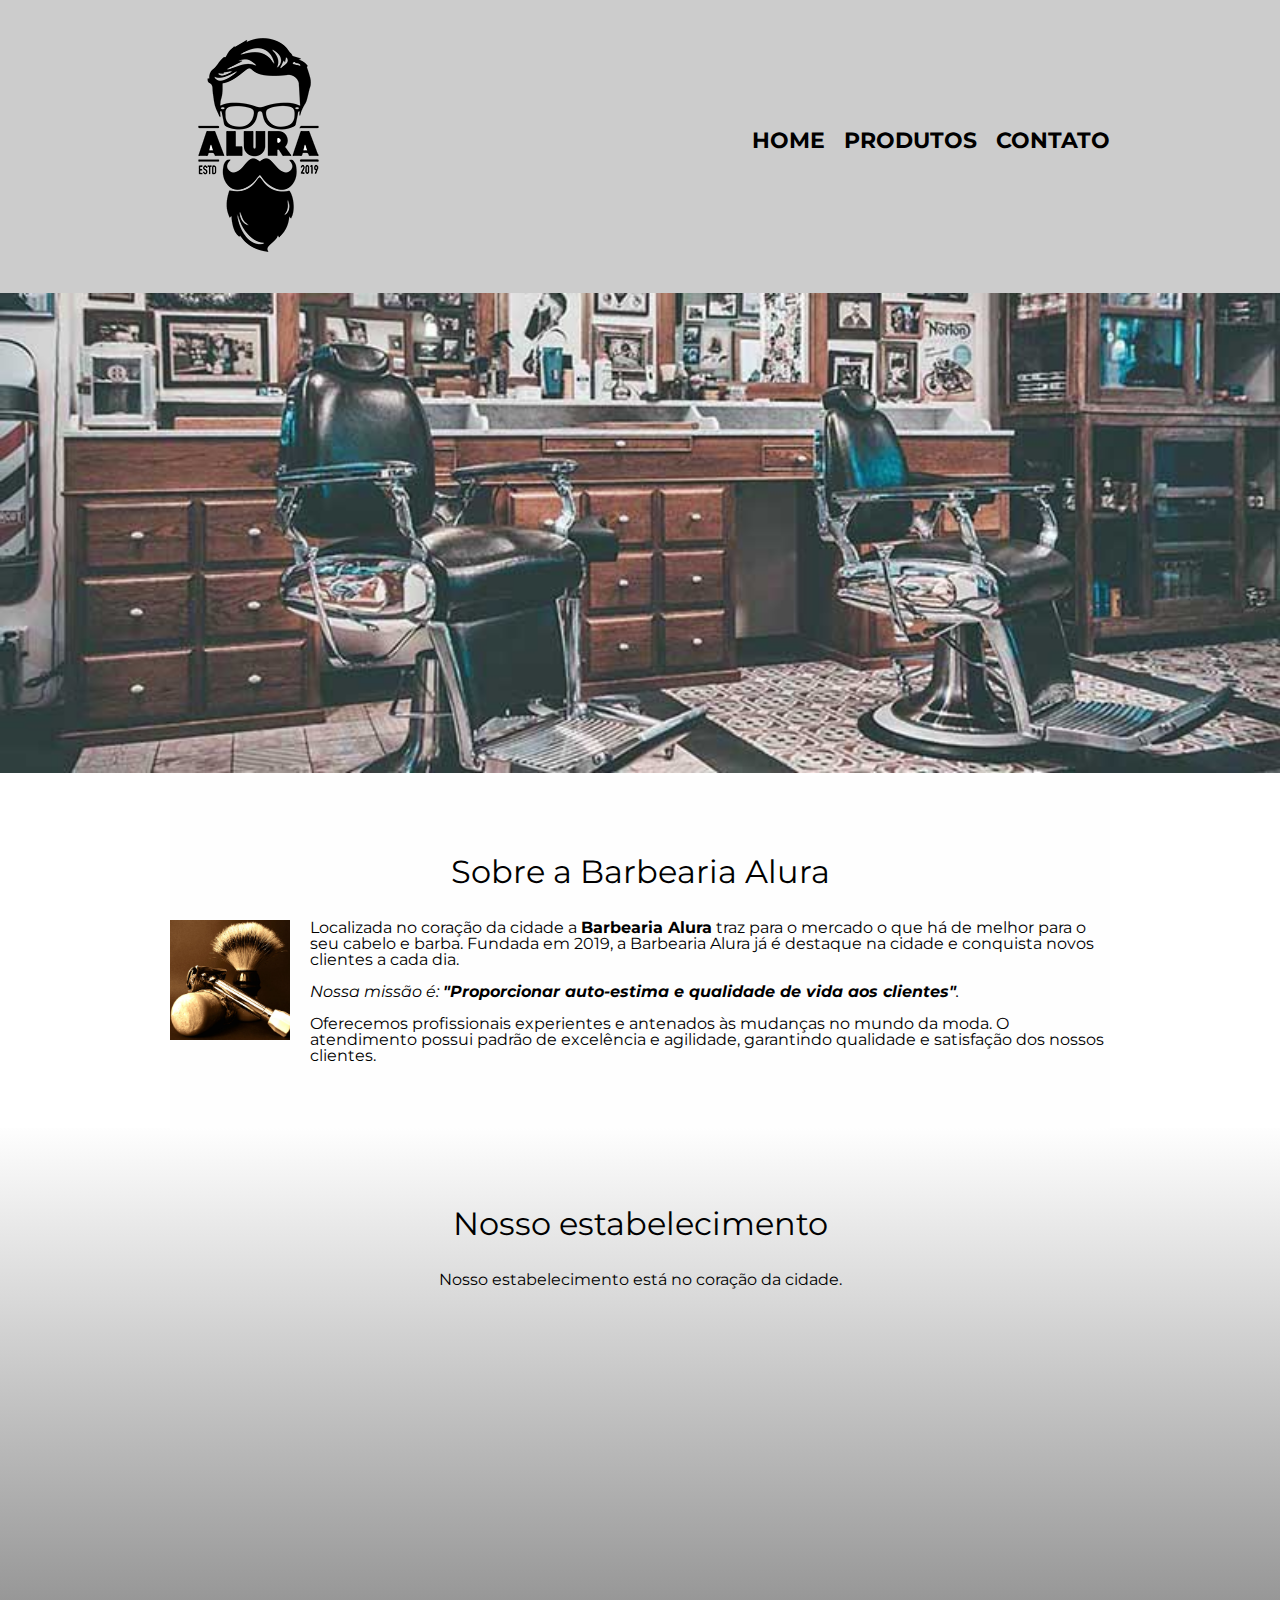
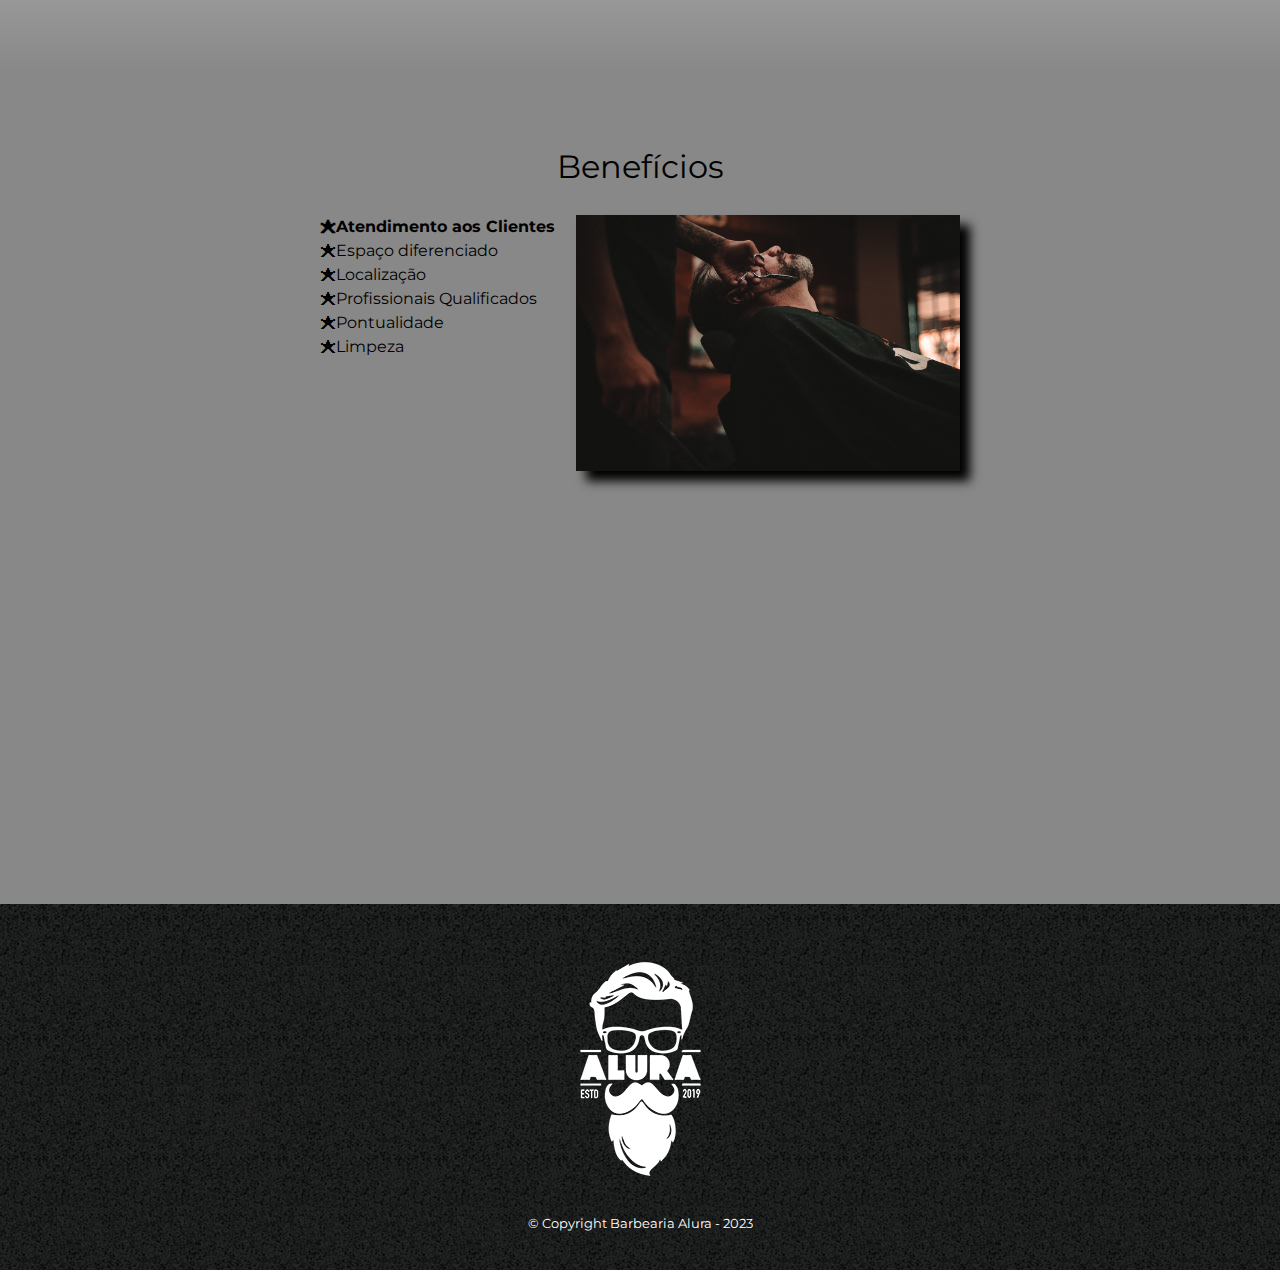
<file: alura-barbearia/index.html>
<!DOCTYPE html>
<html lang="pt-br">
	<head>
		<meta charset="UTF-8">
		<meta name="viewport" content="width=device-width, initial-scale=1.0">
		<title>Barbearia Alura</title>
		<link rel="stylesheet" href="reset.css">
		<link rel="stylesheet" href="style.css">
		<link rel="preconnect" href="https://fonts.googleapis.com">
		<link rel="preconnect" href="https://fonts.gstatic.com" crossorigin>
		<link href="https://fonts.googleapis.com/css2?family=Montserrat:wght@500&display=swap" rel="stylesheet">
	</head>
	<body>
		<header>
			<div class="caixa">
				<h1><img src="static/img/produtos/logo.png" alt=""></h1>
				<nav>
					<ul class="navegacao">
						<li><a href="index.html">Home</a></li>
						<li><a href="produtos.html">Produtos</a></li>
						<li><a href="contato.html">Contato</a></li>
					</ul>
				</nav>
			</div>
		</header>
		<img class="banner" src="banner.jpg">
		<main>
			<section class="principal">
				<h2 class="titulo-principal">Sobre a Barbearia Alura</h2>
				<img src="utensilios.jpg" alt="Utensílios de um Barbeiro" class="utensilios">
		
				<p>Localizada no coração da cidade a <strong>Barbearia Alura</strong> traz para o mercado o que há de melhor para o seu cabelo e barba. Fundada em 2019, a Barbearia Alura já é destaque na cidade e conquista novos clientes a cada dia.</p>

				<p id="missao"><em>Nossa missão é: <strong>"Proporcionar auto-estima e qualidade de vida aos clientes"</strong>.</em></p>

				<p>Oferecemos profissionais experientes e antenados às mudanças no mundo da moda. O atendimento possui padrão de excelência e agilidade, garantindo qualidade e satisfação dos nossos clientes.</p>
			</section>

			<section class="mapa">
				<h3 class="titulo-principal">Nosso estabelecimento</h3>
				<p>Nosso estabelecimento está no coração da cidade.</p>
				
				<div class="mapa-conteudo">
					<iframe src="https://www.google.com/maps/embed?pb=!1m18!1m12!1m3!1d3656.449977466509!2d-46.634520585005845!3d-23.588189868468763!2m3!1f0!2f0!3f0!3m2!1i1024!2i768!4f13.1!3m3!1m2!1s0x94ce5a2b2ed7f3a1%3A0xab35da2f5ca62674!2sAlura%20-%20Escola%20Online%20de%20Tecnologia!5e0!3m2!1spt-BR!2sbr!4v1674832294469!5m2!1spt-BR!2sbr" width="100%" height="300" style="border:0;" allowfullscreen="" loading="lazy" referrerpolicy="no-referrer-when-downgrade"></iframe>
				</div>
			</section>
			<section class="beneficios">
				<h3 class="titulo-principal">Benefícios</h3>

				<div class="conteudo-beneficios">
					<ul class="lista-beneficios">
						<li class="itens">Atendimento aos Clientes</li>
						<li class="itens">Espaço diferenciado</li>
						<li class="itens">Localização</li>
						<li class="itens">Profissionais Qualificados</li>
						<li class="itens">Pontualidade</li>
						<li class="itens">Limpeza</li>
					</ul><img src="beneficios.jpg" class="imagem-beneficios">
				</div>
				
				<div class="video">
					<iframe width="100%" height="315" src="https://www.youtube.com/embed/wcVVXUV0YUY" title="YouTube video player" frameborder="0" allow="accelerometer; autoplay; clipboard-write; encrypted-media; gyroscope; picture-in-picture; web-share" allowfullscreen></iframe>
				</div>
			</section>
		</main>
		<footer>
			<img src="static/img/produtos/logo-branco.png" alt="">
			<p class="copyright">
				&copy; Copyright Barbearia Alura - 2023
			</p>
		</footer>
	</body>
</html>
</file>
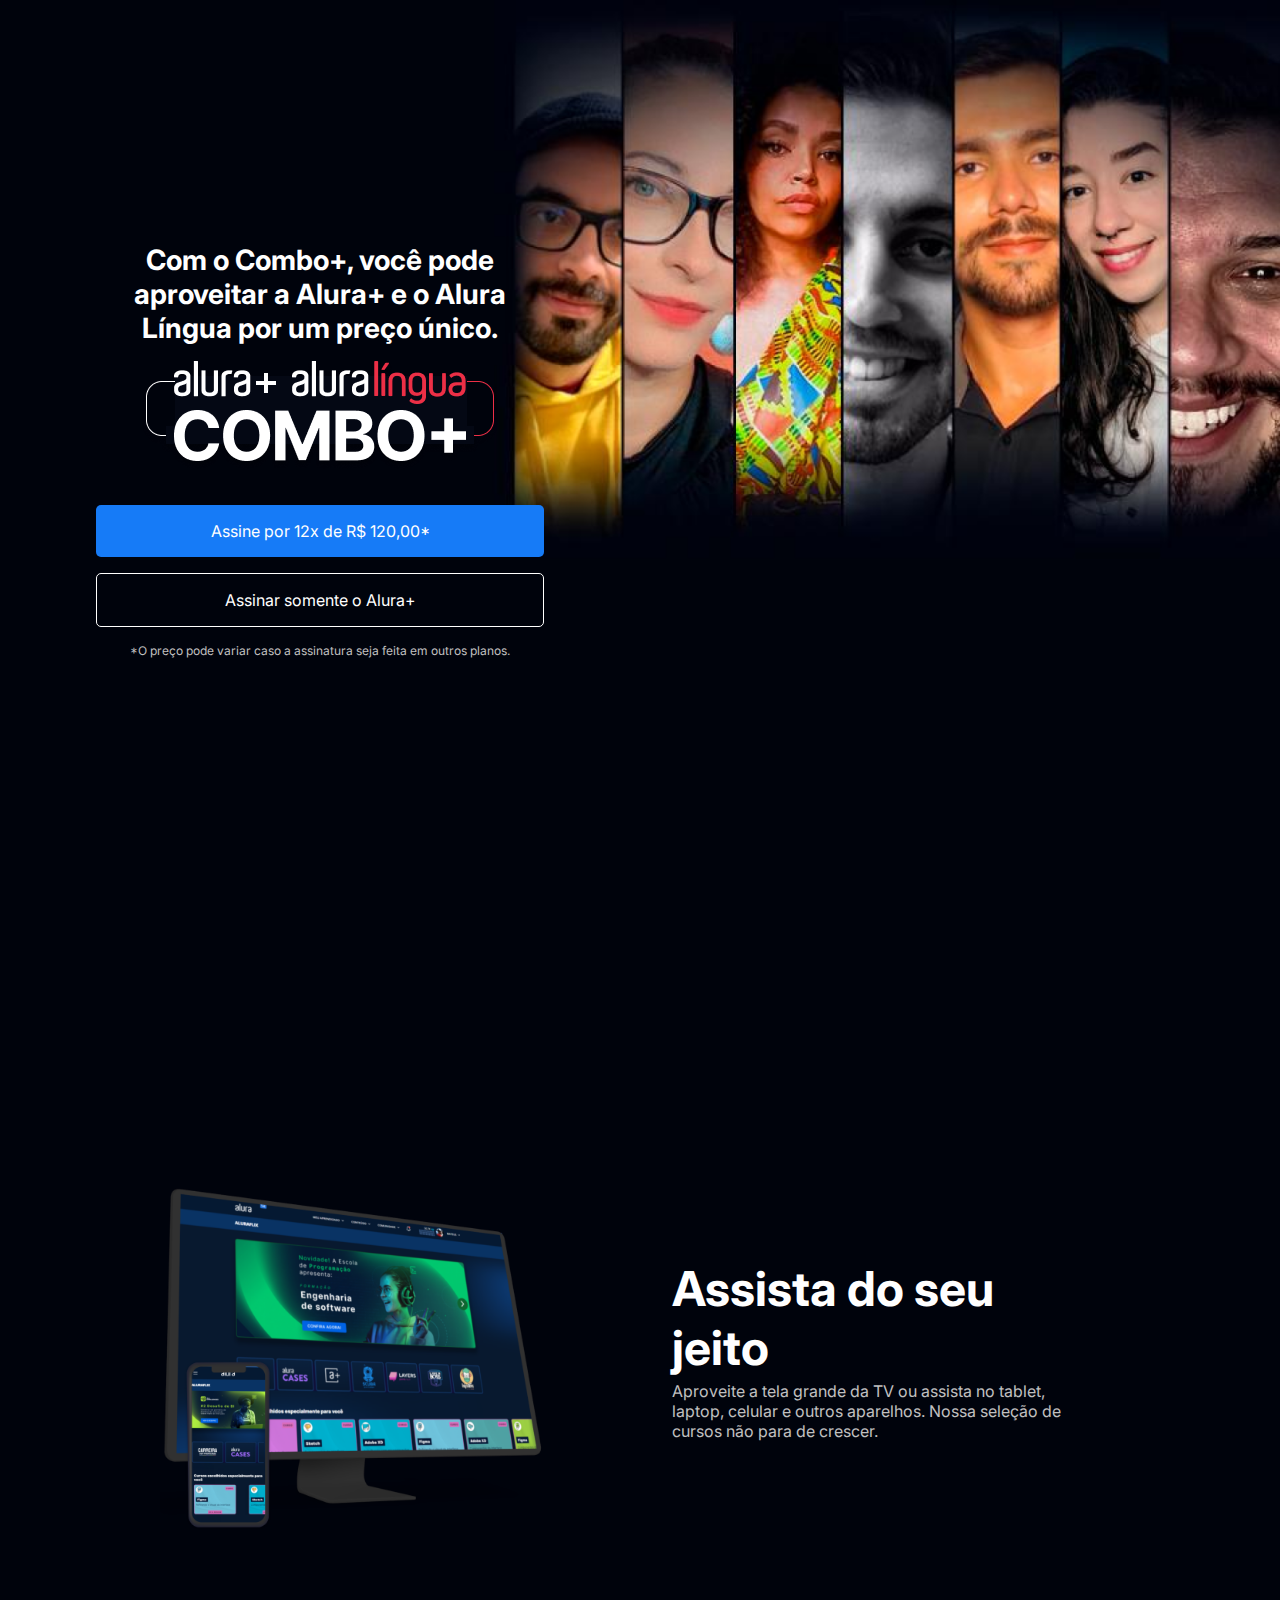
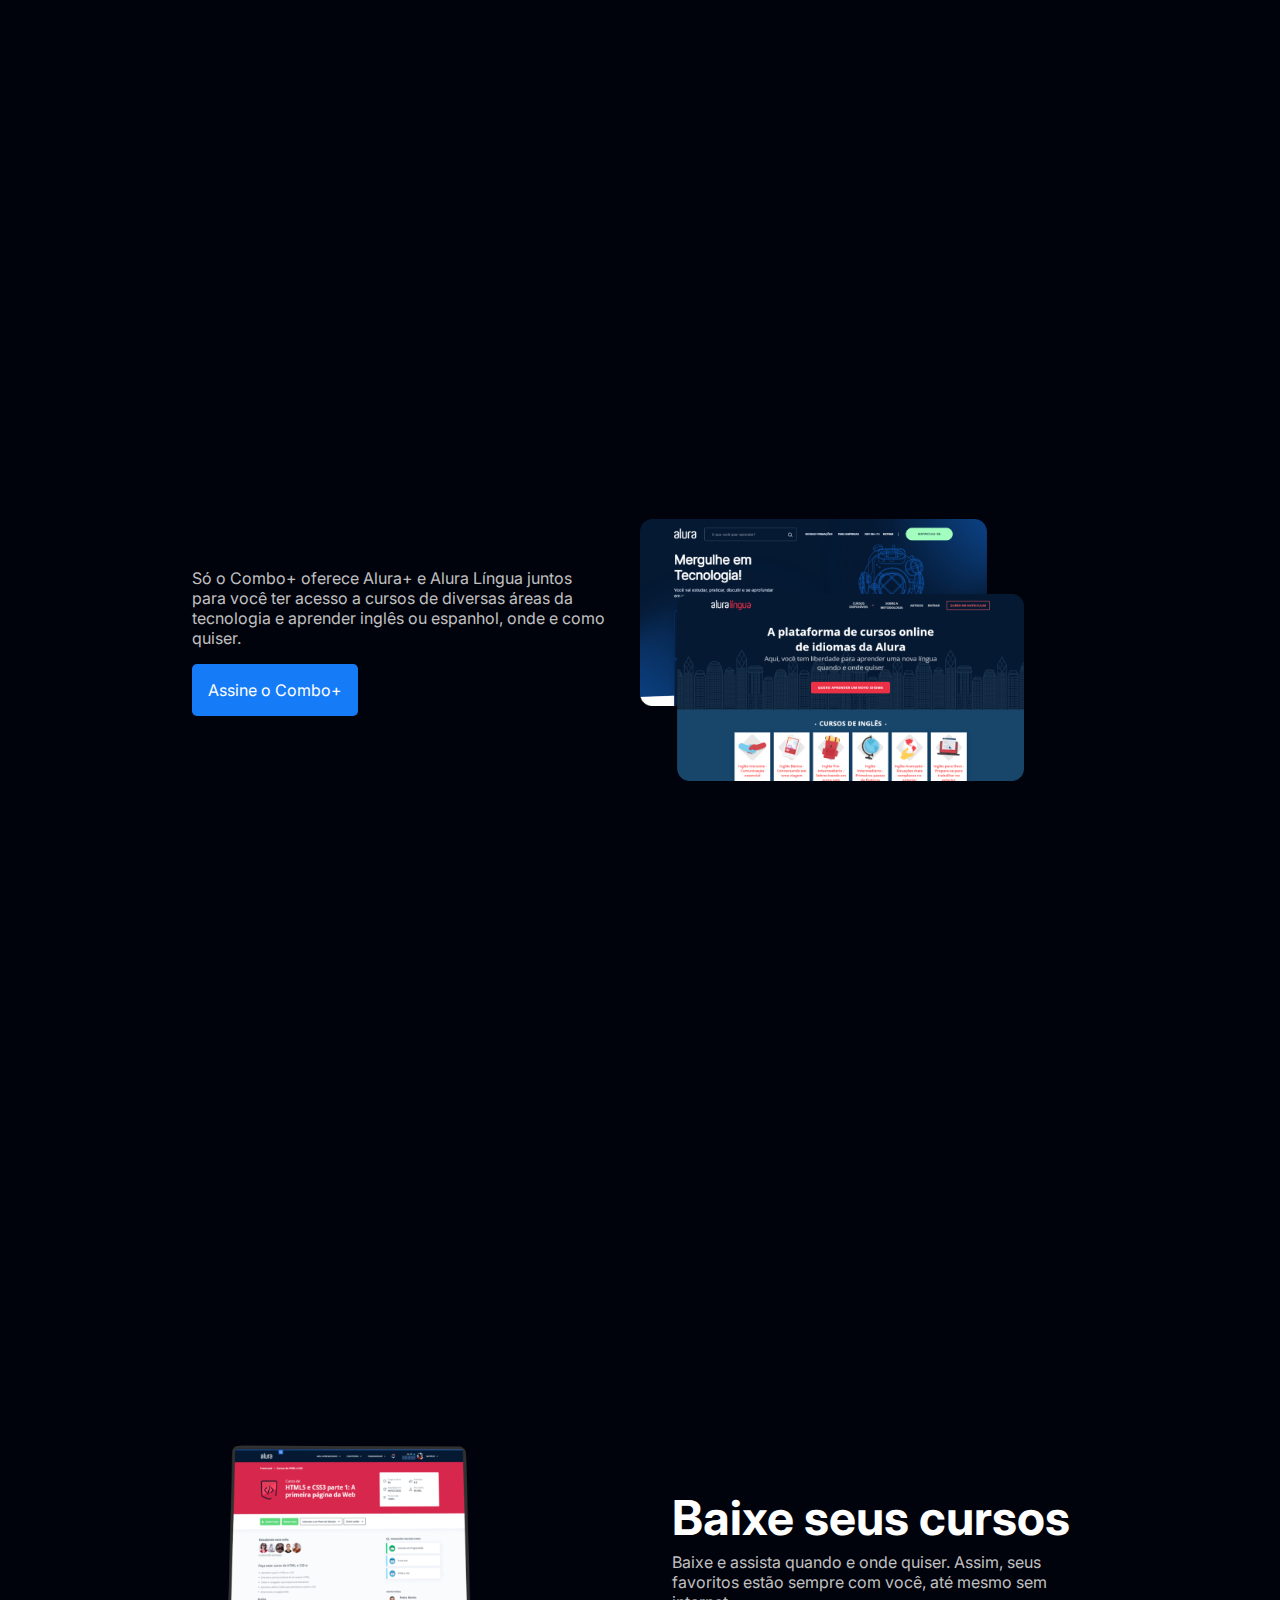
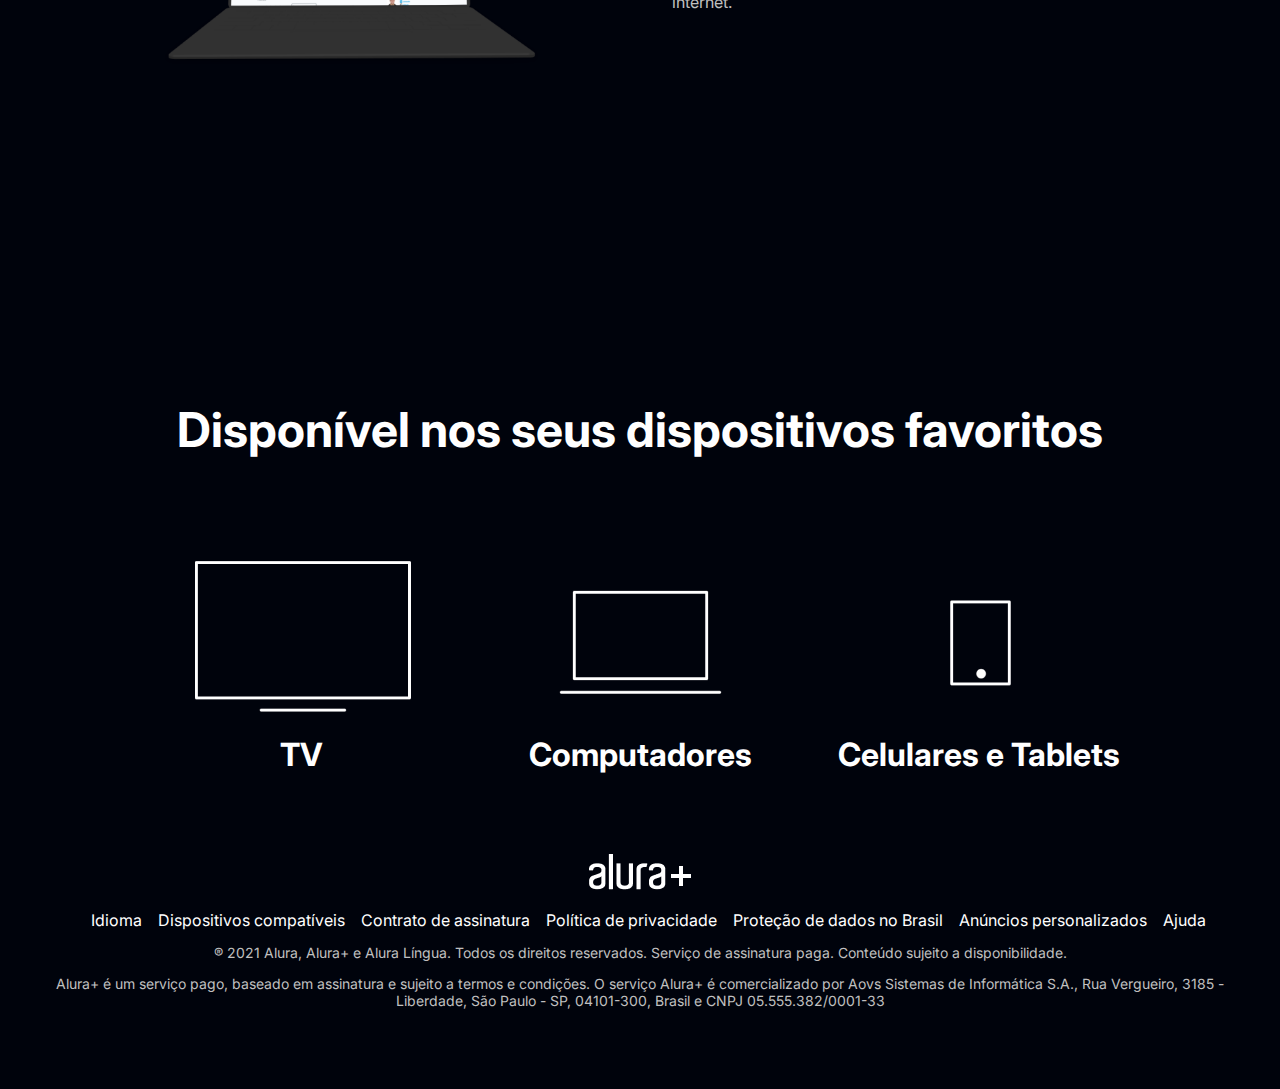
<file: alura-plus/index.html>
<!DOCTYPE html>
<html lang="pt-br">
<head>
    <meta charset="UTF-8">
    <meta http-equiv="X-UA-Compatible" content="IE=edge">
    <meta name="viewport" content="width=device-width, initial-scale=1.0">

    <title>Alura Plus</title>

    <link rel="stylesheet" href="style.css">
    <link rel="preconnect" href="https://fonts.googleapis.com">
    <link rel="preconnect" href="https://fonts.gstatic.com" crossorigin>
    <link href="https://fonts.googleapis.com/css2?family=Inter:wght@400;700&display=swap" rel="stylesheet">
</head>
<body>
    <section class="container principal">
        <div class="container__caixa">
            <h1 class="container__titulo">Com o Combo+, você pode aproveitar a Alura+ e o Alura Língua por um preço único.</h1>
            <img class="container__imagem" src="img/Combo.png" alt="O combo+ é a junção do Alura+ e o Alura Língua" srcset="">
            <a href="www.alura.com.br" class="container__botao">Assine por 12x de R$ 120,00*</a>
            <a href="www.alura.com.br" class="container__botao botao_secundario">Assinar somente o Alura+</a>
            <p class="container__aviso">*O preço pode variar caso a assinatura seja feita em outros planos.</p>
        </div>
    </section>
    <section class="container secundario">
        <img class="secundario__imagem" src="img/Plataformas.png" alt="Um monitor e um celular com o alura plus aberto">
        <div class="container__descricao">
            <h2 class="descricao__titulo">Assista do seu jeito</h2>
            <p class="descricao__texto">Aproveite a tela grande da TV ou assista no tablet, laptop, celular e outros aparelhos. Nossa seleção de cursos não para de crescer.</p>
        </div>
    </section>
    <section class="container secundario">
        <div class="container__descricao">
            <p class="descricao__texto">Só o Combo+ oferece Alura+ e Alura Língua juntos para você ter acesso a cursos de diversas áreas da tecnologia e aprender inglês ou espanhol, onde e como quiser.</p>
            <a href="www.alura.com.br" class="container__botao secundario__botao">Assine o Combo+</a>
        </div>
        <img src="img/Telas.png" alt="Tela da alura plus e do alura lingua" class="secundario__imagem">
    </section>
    <section class="container secundario">
        <img class="secundario__imagem" src="img/Notebook.png" alt="Notebook com a página do curso HTML5 e CSS3 da Alura aberta">
        <div class="container__descricao">
            <h2 class="descricao__titulo">Baixe seus cursos</h2>
            <p class="descricao__texto">Baixe e assista quando e onde quiser. Assim, seus favoritos estão sempre com você, até mesmo sem internet.</p>
        </div>
    </section>
    <section class="dispositivos">
        <h2 class="dispositivos__titulo">Disponível nos seus dispositivos favoritos</h2>
        <ul class="dispositivos__lista">
            <li>
                <img src="img/tv.png" alt="ícone de televisão">
                <h3 class="lista__item">TV</h3>
            </li>
            <li>
                <img src="img/computador.png" alt="ícone de computador">
                <h3 class="lista__item">Computadores</h3>
            </li>
            <li>
                <img src="img/celular.png" alt="ícone de celular">
                <h3 class="lista__item">Celulares e Tablets</h3>
            </li>
        </ul>
    </section>
    <footer class="rodape">
        <img src="img/Logo.png" alt="Alura+" class="rodape__logo">
        <ul class="rodape__lista">
            <li class="lista__link">
                <a href="#">Idioma</a>
            </li>
            <li class="lista__link">
                <a href="#">Dispositivos compatíveis</a>
            </li>
            <li class="lista__link">
                <a href="#">Contrato de assinatura</a>
            </li>
            <li class="lista__link">
                <a href="#">Política de privacidade</a>
            </li>
            <li class="lista__link">
                <a href="#">Proteção de dados no Brasil</a>
            </li>
            <li class="lista__link">
                <a href="#">Anúncios personalizados</a>
            </li>
            <li class="lista__link">
                <a href="#">Ajuda</a>
            </li>
        </ul>
        <p class="rodape__texto">® 2021 Alura, Alura+ e Alura Língua. Todos os direitos reservados. Serviço de assinatura paga. Conteúdo sujeito a disponibilidade.
        </p>
        <p class="rodape__texto">Alura+ é um serviço pago, baseado em assinatura e sujeito a termos e condições. O serviço Alura+ é comercializado por Aovs Sistemas de Informática S.A., Rua Vergueiro, 3185 - Liberdade, São Paulo - SP, 04101-300, Brasil e CNPJ 05.555.382/0001-33</p>
    </footer>
</body>
</html>
</file>
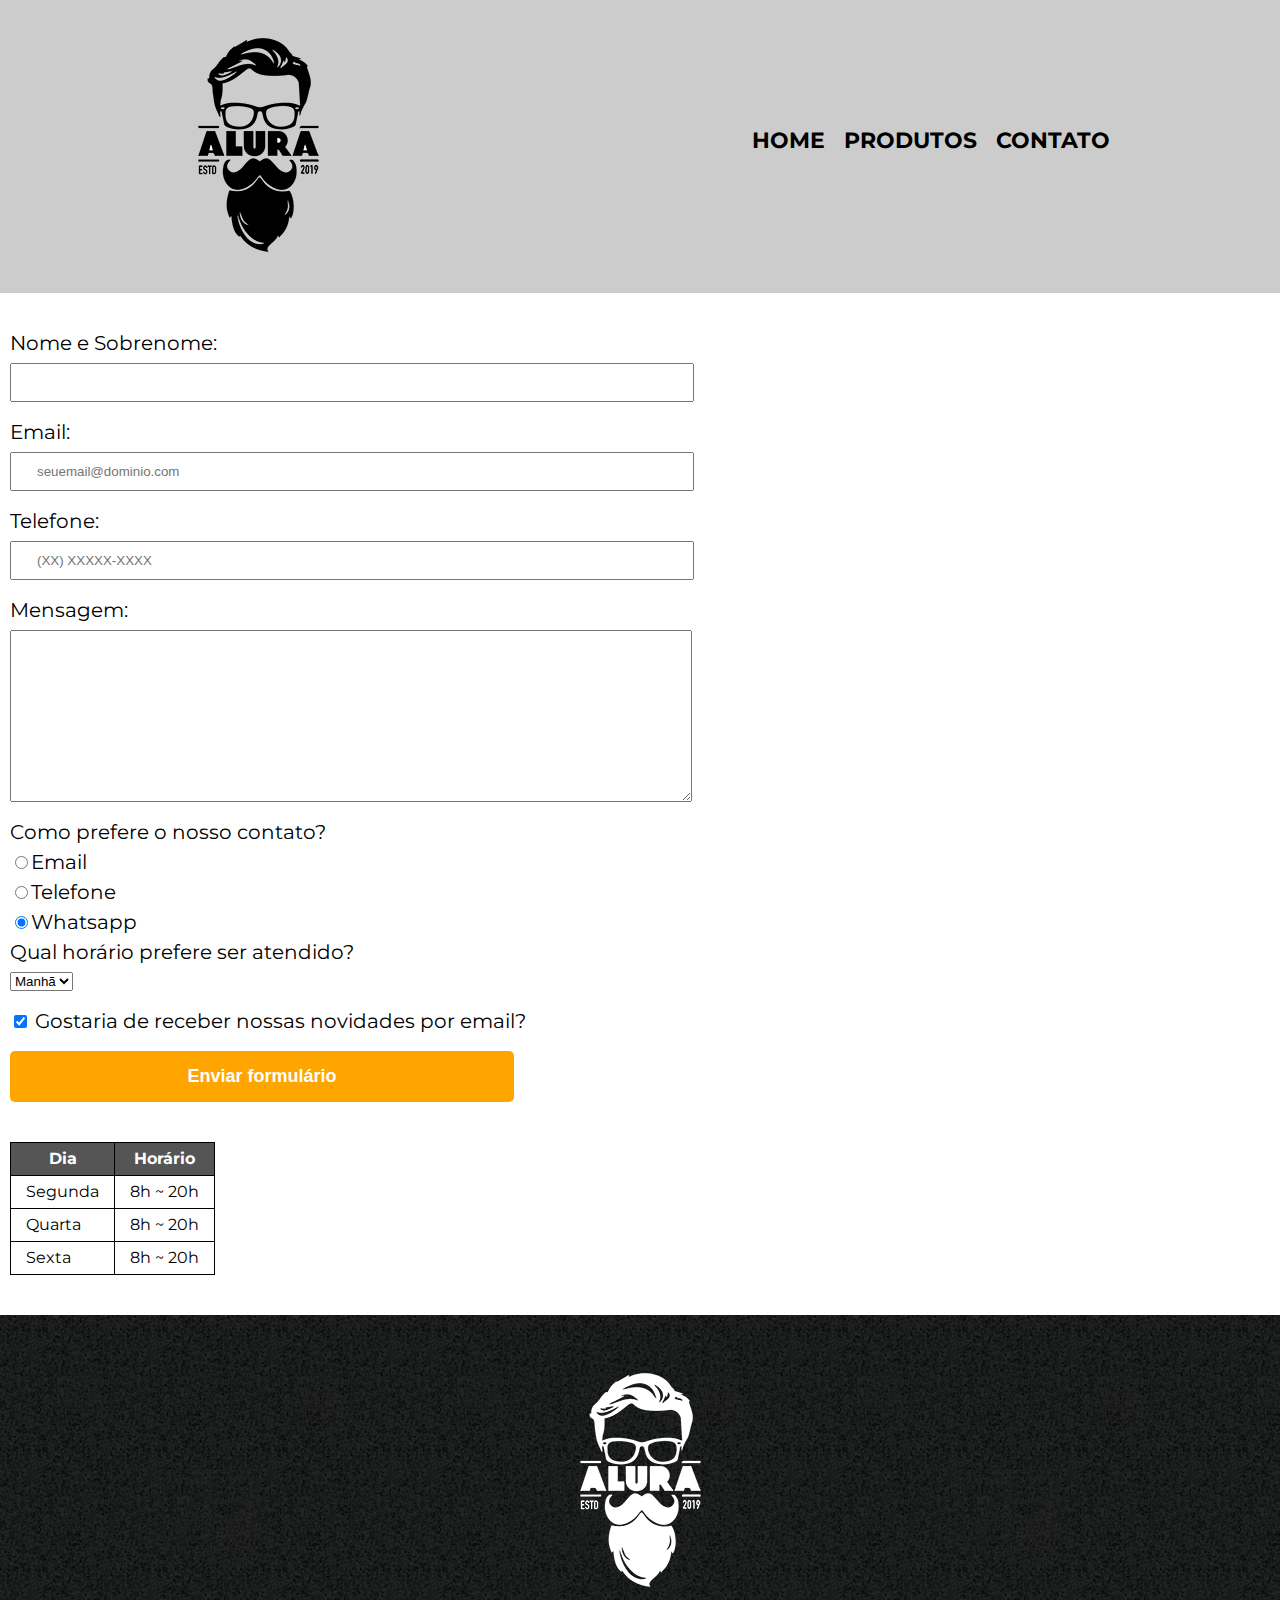
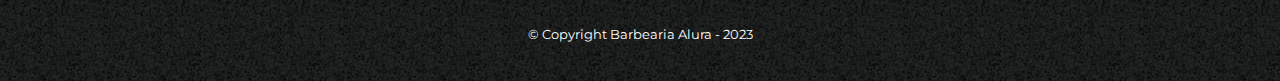
<file: alura-barbearia/contato.html>
<!DOCTYPE html>
<html lang="en">
<head>
    <meta charset="UTF-8">
    <meta http-equiv="X-UA-Compatible" content="IE=edge">
    <meta name="viewport" content="width=device-width, initial-scale=1.0">
    <link rel="stylesheet" href="reset.css">
    <link rel="stylesheet" href="style.css">
    <link rel="preconnect" href="https://fonts.googleapis.com">
    <link rel="preconnect" href="https://fonts.gstatic.com" crossorigin>
    <link href="https://fonts.googleapis.com/css2?family=Montserrat:wght@500&display=swap" rel="stylesheet">
    <title>Contato - Barbearia  Alura</title>
</head>
<body>
    <header>
        <div class="caixa">
            <h1><img src="static/img/produtos/logo.png" alt="Logo da Barbearia Alura"></h1>
            <nav>
                <ul class="navegacao">
                    <li><a href="index.html">Home</a></li>
                    <li><a href="produtos.html">Produtos</a></li>
                    <li><a href="contato.html">Contato</a></li>
                </ul>
            </nav>
        </div>
    </header>
    <main>
        <form action="">
            <label for="nomesobrenome">Nome e Sobrenome:</label>
            <input type="text" id="nomesobrenome" class="input-padrao" required>

            <label for="email">Email:</label>
            <input type="email" id="email" class="input-padrao" required placeholder="seuemail@dominio.com">

            <label for="telefone">Telefone:</label>
            <input type="tel" id="telefone" class="input-padrao" required placeholder="(XX) XXXXX-XXXX">

            <label for="mensagem">Mensagem:</label>
            <textarea name="mensagem" id="mensagem" cols="60" rows="10" class="input-padrao" required></textarea>

            <fieldset>
                <legend class="teste" id="teste">Como prefere o nosso contato?</legend>
                <label for="radio-email">
                    <input type="radio" name="contato" id="radio-email">Email
                </label>
                
                <label for="radio-telefone">
                    <input type="radio" name="contato" id="radio-telefone">Telefone
                </label>
                
                <label for="radio-whatsapp">
                    <input type="radio" name="contato" id="radio-whatsapp" checked>Whatsapp
                </label>
            </fieldset>

            <fieldset>
                <legend>Qual horário prefere ser atendido?</legend>
                <select name="" id="">
                    <option value="0">Manhã</option>
                    <option value="1">Tarde</option>
                    <option value="2">Noite</option>
                </select>
            </fieldset>

            <label class="checkbox"><input type="checkbox" name="receberemail" id="receberemail" checked> Gostaria de receber nossas novidades por email?</label>

            <input type="submit" value="Enviar formulário" class="enviar">
        </form>

        <table>
            <thead>
                <tr>
                    <th>Dia</th>
                    <th>Horário</th>
                </tr>
            </thead>
            <tbody>
                <tr>
                    <td>Segunda</td>
                    <td>8h ~ 20h</td>
                </tr>
                <tr>
                    <td>Quarta</td>
                    <td>8h ~ 20h</td>
                </tr>
                <tr>
                    <td>Sexta</td>
                    <td>8h ~ 20h</td>
                </tr>
            </tbody>
        </table>
    </main>
    <footer>
        <img src="static/img/produtos/logo-branco.png" alt="Logo da Barbearia Alura">
        <p class="copyright">
            &copy; Copyright Barbearia Alura - 2023
        </p>
    </footer>
</body>
</html>
</file>
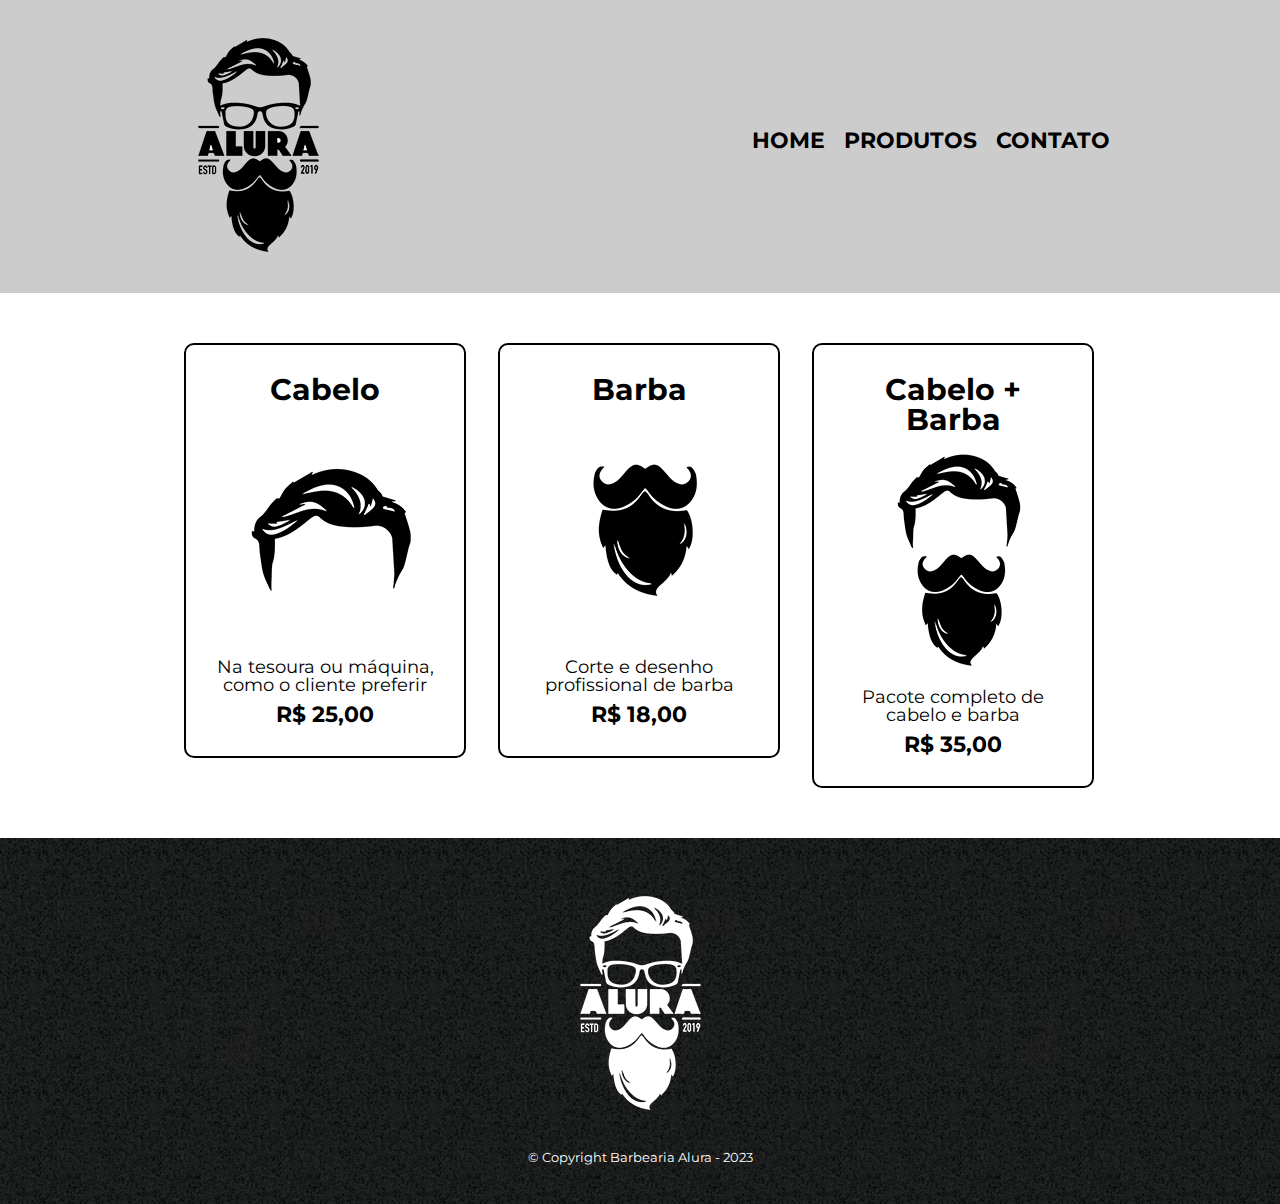
<file: alura-barbearia/produtos.html>
<!DOCTYPE html>
<html lang="en">
<head>
    <meta charset="UTF-8">
    <meta http-equiv="X-UA-Compatible" content="IE=edge">
    <meta name="viewport" content="width=device-width, initial-scale=1.0">
    <link rel="stylesheet" href="reset.css">
    <link rel="stylesheet" href="style.css">
    <link rel="preconnect" href="https://fonts.googleapis.com">
    <link rel="preconnect" href="https://fonts.gstatic.com" crossorigin>
    <link href="https://fonts.googleapis.com/css2?family=Montserrat:wght@500&display=swap" rel="stylesheet">
    <title>Produtos - Barbearia  Alura</title>
</head>
<body>
    <header>
        <div class="caixa">
            <h1><img src="static/img/produtos/logo.png" alt=""></h1>
            <nav>
                <ul class="navegacao">
                    <li><a href="index.html">Home</a></li>
                    <li><a href="produtos.html">Produtos</a></li>
                    <li><a href="contato.html">Contato</a></li>
                </ul>
            </nav>
        </div>
    </header>
    <main>
        <ul class="produtos">
            <li>
                <h2>Cabelo</h2>
                <img src="static/img/produtos/cabelo.jpg" alt="">
                <p class="produto-descricao">Na tesoura ou máquina, como o cliente preferir</p>
                <p class="produto-preco">R$ 25,00</p>
            </li>
            <li>
                <h2>Barba</h2>
                <img src="static/img/produtos/barba.jpg" alt="">
                <p class="produto-descricao">Corte e desenho profissional de barba</p>
                <p class="produto-preco">R$ 18,00</p>
            </li>
            <li>
                <h2>Cabelo + Barba</h2>
                <img src="static/img/produtos/cabelo+barba.jpg" alt="">
                <p class="produto-descricao">Pacote completo de cabelo e barba</p>
                <p class="produto-preco">R$ 35,00</p>
            </li>
        </ul>
    </main>
    <footer>
        <img src="static/img/produtos/logo-branco.png" alt="">
        <p class="copyright">
            &copy; Copyright Barbearia Alura - 2023
        </p>
    </footer>
</body>
</html>
</file>
<file: alura-barbearia/style.css>
body {
    font-family: 'Montserrat', sans-serif;
}

header {
    background: #CCCCCC;
    padding: 20px 0;
}

nav {
    position: absolute;
    top: 110px;
    right: 0;
}

nav li {
    display: inline;
    margin: 0 0 0 15px;
}

nav a {
    text-transform: uppercase;
    color: #000;
    font-weight: bold;
    font-size: 22px;
    text-decoration: none;
}

nav a:hover {
    color: #c78c19;
    text-decoration: underline;
}

.caixa {
    position: relative;
    width: 940px;
    margin: 0 auto;
}

.produtos {
    width: 940px;
    margin: 0 auto;
    padding: 50px 0;
}

.produtos li {
    display: inline-block;
    text-align: center;
    width: 30%;
    vertical-align: top;
    margin: 0 1.5%;
    padding: 30px 20px;
    box-sizing: border-box;
    border: 2px solid #000;
    border-radius: 10px;
}

.produtos li:hover {
    border-color: #c78c19;
}

.produtos li:active {
    border-color: #088c19;
}

.produtos li:hover h2 {
    font-size: 34px;
}

.produtos h2 {
    font-size: 30px;
    font-weight: bold;
}

.produto-descricao {
    font-size: 18px;
}

.produto-preco {
    font-size: 22px;
    font-weight: bold;
    margin-top: 10px;
}

footer {
    text-align: center;
    background: url("static/img/produtos/bg.jpg");
    padding: 40px 0;
}

.copyright {
    color: #fff;
    font-size: 13px;
    margin: 20px 0 0 0;
}

form {
    margin: 40px 10px;
}

form label, form legend {
    display: block;
    font-size: 20px;
    margin: 0 0 10px;
}

.input-padrao {
    display: block;
    margin: 0 0 20px;
    padding: 10px 25px;
    width: 50%;
}

.checkbox {
    margin: 20px 0;
}

.enviar {
    width: 40%;
    padding: 15px 0;
    background-color: orange;
    color: white;
    font-weight: bold;
    font-size: 18px;
    border: none;
    border-radius: 5px;
    transition: 1s all;
    cursor: pointer;
}

.enviar:hover {
    background: darkorange;
    transform: scale(1.2);
}

table {
    margin: 20px 10px 40px;
}

thead {
    background-color: #555;
    color: white;
    font-weight: bold;
}

td, th {
    border: 1px solid black;
    padding: 8px 15px;
}

/* css da página inicial */
.banner {
    width: 100%;
}

.titulo-principal {
    text-align: center;
    font-size: 2em;
    margin: 1em 0 1em;
    clear: left;
}

.principal {
    padding: 3em 0;
    background-color: #fefefe;
    width: 940px;
    margin: 0 auto;
}

.principal p {
    margin: 0 0 1em;
}

.principal strong {
    font-weight: bold;
}

.principal em {
    font-style: italic;
}

.beneficios {
    padding: 3em 0;
    background: #888;
}

.conteudo-beneficios {
    margin: 0 auto;
    width: 640px;
}

.lista-beneficios {
    width: 40%;
    display: inline-block;
    vertical-align: top;
}

.itens {
    line-height: 1.5em;
}

.itens:first-child {
    font-weight: bold;
}

.itens:before {
    content: "🟊";
}

.imagem-beneficios {
    width: 60%;
    opacity: 1;
    transition: 400ms;
    box-shadow: 10px 10px 10px 0 #000;
}

.imagem-beneficios:hover {
    opacity: 0.3;
}

.utensilios {
    width: 120px;
    float: left;
    margin: 0 20px 20px 0;
}

.mapa {
    padding: 3em 0;
    background: linear-gradient(#fefefe, #888);
}

.mapa-conteudo {
    width: 940px;
    margin: 0 auto;
}

.mapa p {
    margin: 0 0 2em;
    text-align: center;
}

.video {
    width: 560px;
    margin: 2em auto;
}

@media screen and (max-width: 480px) {
    .caixa, .principal, .conteudo-beneficios, .mapa-conteudo, .video, .produtos {
        width: auto;
    }

    h1 {
        text-align: center;
    }

    nav {
        position: static;
    }

    .lista-beneficios, .imagem-beneficios {
        width: 100%;
    }

    .produtos li{
        display: grid;
        width: 100%;
        margin: 1.5% 1.5%;
    }

    .produtos img {
        margin: 0 auto;
    }
}
</file>
<file: alura-plus/style.css>
:root{
    --branco-principal: #FFFFFF;
    --cinza-secundario: #C0C0C0;
    --botao-azul: #167BF7;
    --cor-de-fundo: #00030C;
    --fonte-principal: 'Inter';
    --botao-azul-efeito: #3c92fa;
}

body {
    background-color: var(--cor-de-fundo);
    color: var(--branco-principal);
    font-family: var(--fonte-principal);
    font-size: 16px;
    font-weight: 400;
}

* {
    margin: 0;
    padding: 0;
}

.container {
    height: 100vh;
    display: grid;
    grid-template-columns: 50% 50%;
}

.principal {
    background-image: url('img/Background.png');
    background-repeat: no-repeat;
    background-size: contain;
    align-items: center;
    text-align: center;
}

.container__caixa {
    margin: 0 6em;
}

.container__titulo {
    font-size: 28px;
    font-weight: 700;
}

.container__imagem {
    margin: 1em 0 2em 0;
}

.container__botao {
    background-color: var(--botao-azul);
    border-radius: 5px;
    padding: 1em;
    color: var(--branco-principal);
    display: block;
    text-decoration: none;
    margin-bottom: 1em;
}

.botao_secundario {
    background-color: transparent;
    border: 1px solid var(--branco-principal);
}

.container__aviso {
    font-size: 12px;
    color: var(--cinza-secundario);
}

.secundario {
    align-items: center;
    margin: 0 10em;
}

.secundario__imagem {
    width: 80%;
}

.descricao__titulo {
    font-weight: 700;
    font-size: 48px;
    color: var(--branco-principal);
    margin-bottom: 0.1em;
}

.descricao__texto {
    color: var(--cinza-secundario);
}

.secundario__botao {
    display: inline-block;
    margin-top: 1em;
}

.container__descricao {
    padding: 2em;
}

.dispositivos__lista {
    display: flex;
    justify-content: center;
    list-style-type: none;
    margin: 5em 0;
}

.dispositivos {
    text-align: center;
}

.dispositivos__titulo {
    font-size: 48px;
    color: var(--fonte-principal);
}

.lista__item {
    font-size: 32px;
    color: var(--fonte-principal);
}

.rodape {
    text-align: center;
    margin: 5em 3em;
}

.rodape__lista {
    display: flex;
    justify-content: center;
    list-style-type: none;
    margin-top: 1em;
}

.lista__link a{
    text-decoration: none;
    color: var(--branco-principal);
    margin-left: 1em;
}

.rodape__texto {
    margin: 1em 0;
    color: var(--cinza-secundario);
    font-size: 14px;
}

.lista__link a:hover {
    color: var(--botao-azul);
}

.lista__link a:active {
    color: purple;
}

.container__botao:hover {
    background-color: var(--botao-azul-efeito);
    color: var(--cor-de-fundo);
}
</file>
